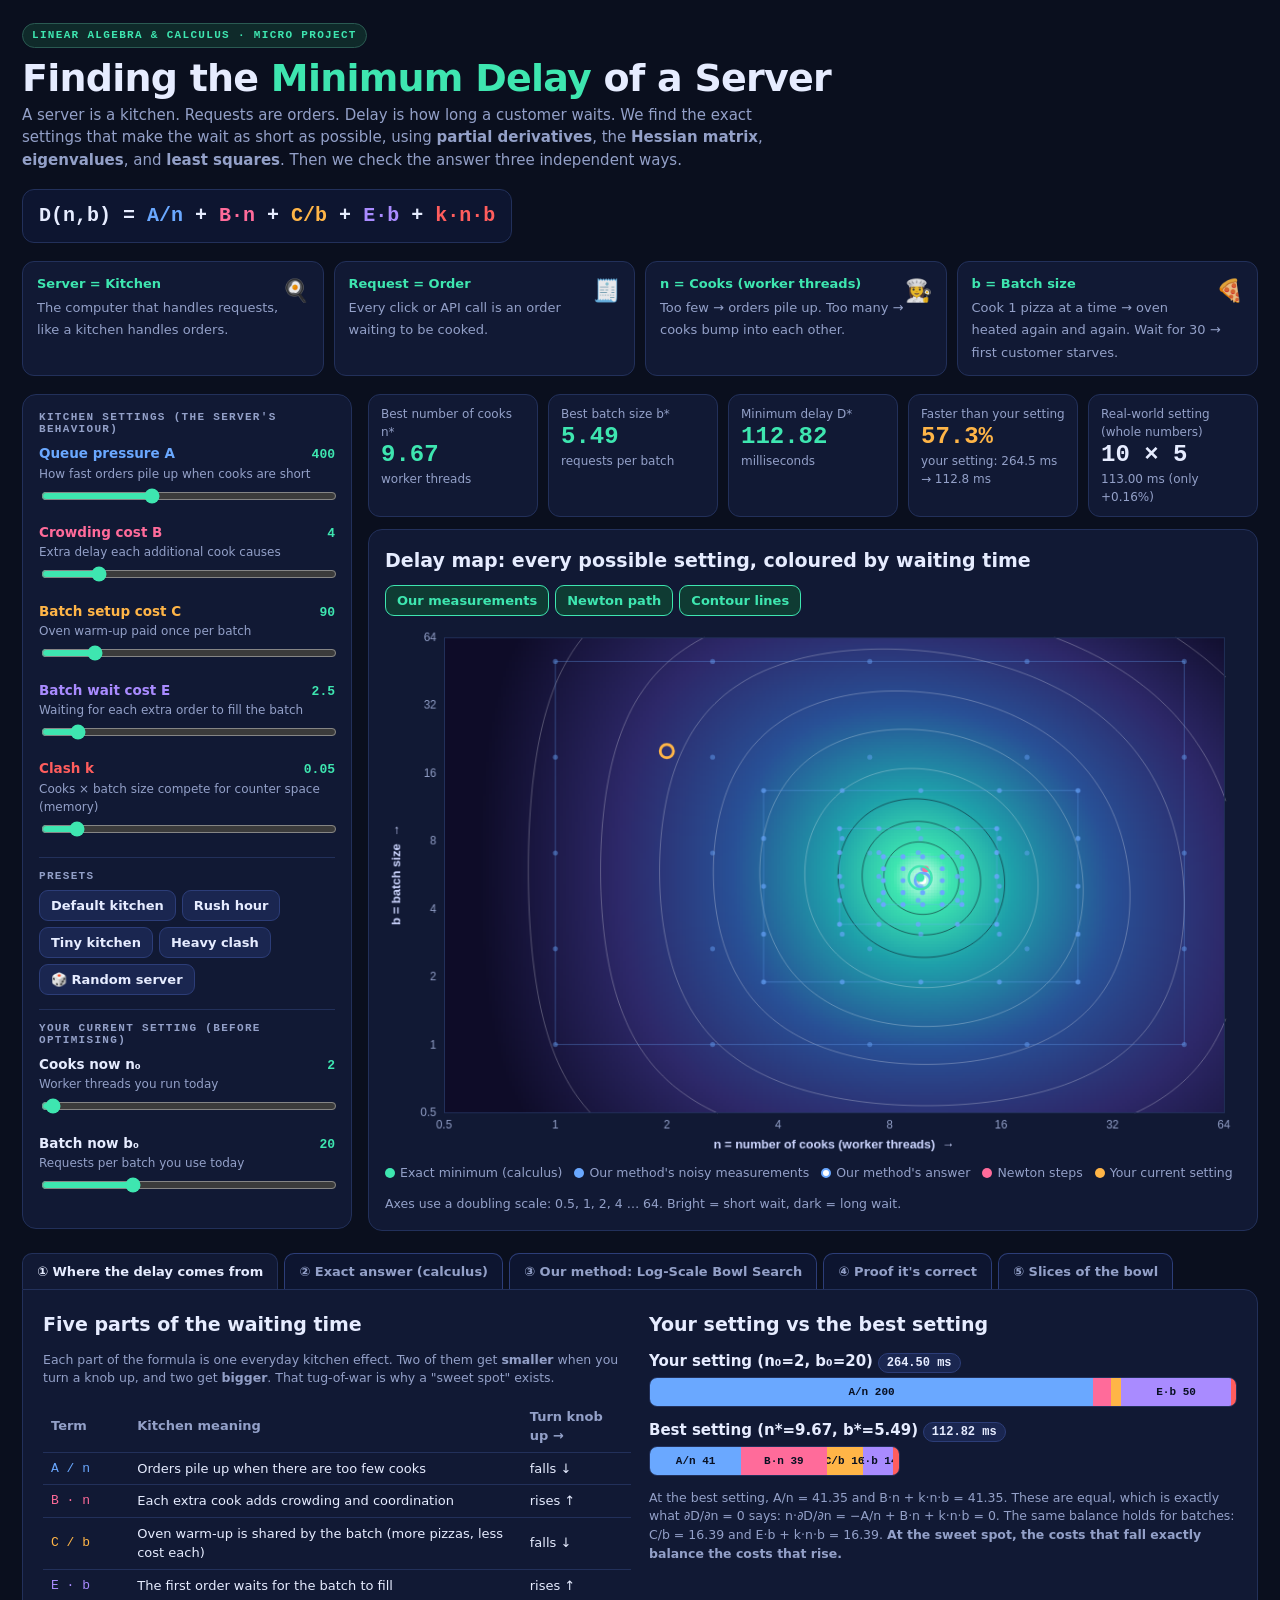
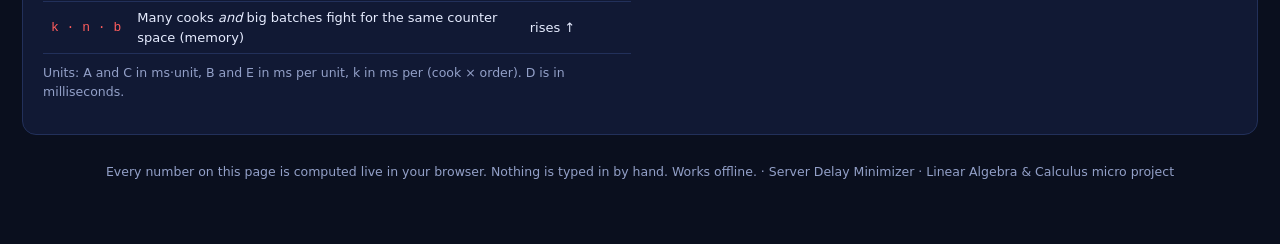
<file: report/explainer/index.html>
<!DOCTYPE html>
<html lang="en">
<head>
<meta charset="UTF-8">
<meta name="viewport" content="width=device-width, initial-scale=1">
<title>Server Delay Minimizer – Log-Scale Bowl Search</title>
<link rel="stylesheet" href="css/style.css">
</head>
<body>
<div class="wrap">

<header>
  <div>
    <span class="tag">Linear Algebra &amp; Calculus · Micro Project</span>
    <h1>Finding the <em>Minimum Delay</em> of a Server</h1>
    <p class="sub">A server is a kitchen. Requests are orders. Delay is how long a customer waits.
      We find the exact settings that make the wait as short as possible, using <b>partial derivatives</b>,
      the <b>Hessian matrix</b>, <b>eigenvalues</b>, and <b>least squares</b>. Then we check the answer three independent ways.</p>
  </div>
  <div class="formula" title="The server delay function">
    D(n,b) = <span class="t-q">A/n</span> + <span class="t-c">B·n</span> + <span class="t-s">C/b</span> + <span class="t-w">E·b</span> + <span class="t-k">k·n·b</span>
  </div>
</header>

<div class="kitchen">
  <div class="kc"><span class="big">🍳</span><b>Server = Kitchen</b><span>The computer that handles requests, like a kitchen handles orders.</span></div>
  <div class="kc"><span class="big">🧾</span><b>Request = Order</b><span>Every click or API call is an order waiting to be cooked.</span></div>
  <div class="kc"><span class="big">👩‍🍳</span><b>n = Cooks (worker threads)</b><span>Too few → orders pile up. Too many → cooks bump into each other.</span></div>
  <div class="kc"><span class="big">🍕</span><b>b = Batch size</b><span>Cook 1 pizza at a time → oven heated again and again. Wait for 30 → first customer starves.</span></div>
</div>

<div class="grid">
  <!-- ============ CONTROLS ============ -->
  <aside class="card" id="controls">
    <div class="sect">Kitchen settings (the server's behaviour)</div>
    <div id="sliders"></div>
    <div class="sect">Presets</div>
    <div class="btns">
      <button data-preset="default">Default kitchen</button>
      <button data-preset="rush">Rush hour</button>
      <button data-preset="tiny">Tiny kitchen</button>
      <button data-preset="clash">Heavy clash</button>
      <button data-preset="random">🎲 Random server</button>
    </div>
    <div class="sect">Your current setting (before optimising)</div>
    <div id="sliders2"></div>
  </aside>

  <!-- ============ RESULTS + MAP ============ -->
  <main>
    <div class="stats">
      <div class="stat good"><div class="k">Best number of cooks n*</div><div class="v" id="sN">–</div><div class="s">worker threads</div></div>
      <div class="stat good"><div class="k">Best batch size b*</div><div class="v" id="sB">–</div><div class="s">requests per batch</div></div>
      <div class="stat good"><div class="k">Minimum delay D*</div><div class="v" id="sD">–</div><div class="s">milliseconds</div></div>
      <div class="stat warm"><div class="k">Faster than your setting</div><div class="v" id="sImp">–</div><div class="s" id="sImpS">–</div></div>
      <div class="stat"><div class="k">Real-world setting (whole numbers)</div><div class="v" id="sInt">–</div><div class="s" id="sIntS">–</div></div>
    </div>

    <div class="card">
      <div class="maphead">
        <h2 style="margin:0">Delay map: every possible setting, coloured by waiting time</h2>
        <div class="btns">
          <button id="tgSamples" class="on">Our measurements</button>
          <button id="tgNewton" class="on">Newton path</button>
          <button id="tgContours" class="on">Contour lines</button>
        </div>
      </div>
      <div class="mapbox">
        <canvas id="map" width="900" height="560"></canvas>
        <div class="tip" id="tip"></div>
      </div>
      <div class="legend">
        <span><span class="dot" style="background:var(--mint)"></span>Exact minimum (calculus)</span>
        <span><span class="dot" style="background:var(--blue)"></span>Our method's noisy measurements</span>
        <span><span class="dot" style="background:#fff;border:2px solid var(--blue)"></span>Our method's answer</span>
        <span><span class="dot" style="background:var(--pink)"></span>Newton steps</span>
        <span><span class="dot" style="background:var(--amber)"></span>Your current setting</span>
        <span>Axes use a doubling scale: 0.5, 1, 2, 4 … 64. Bright = short wait, dark = long wait.</span>
      </div>
    </div>
  </main>
</div>

<!-- ============ TABS ============ -->
<div class="tabs">
  <button class="tab active" data-tab="t1">① Where the delay comes from</button>
  <button class="tab" data-tab="t2">② Exact answer (calculus)</button>
  <button class="tab" data-tab="t3">③ Our method: Log-Scale Bowl Search</button>
  <button class="tab" data-tab="t4">④ Proof it's correct</button>
  <button class="tab" data-tab="t5">⑤ Slices of the bowl</button>
</div>

<section class="pane active" id="t1">
  <div class="two">
    <div>
      <h2>Five parts of the waiting time</h2>
      <p class="small">Each part of the formula is one everyday kitchen effect. Two of them get <b>smaller</b> when you turn a knob up, and two get <b>bigger</b>. That tug-of-war is why a "sweet spot" exists.</p>
      <table>
        <tr><th class="l">Term</th><th class="l">Kitchen meaning</th><th class="l">Turn knob up →</th></tr>
        <tr><td class="t-q">A / n</td><td class="l">Orders pile up when there are too few cooks</td><td class="l">falls ↓</td></tr>
        <tr><td class="t-c">B · n</td><td class="l">Each extra cook adds crowding and coordination</td><td class="l">rises ↑</td></tr>
        <tr><td class="t-s">C / b</td><td class="l">Oven warm-up is shared by the batch (more pizzas, less cost each)</td><td class="l">falls ↓</td></tr>
        <tr><td class="t-w">E · b</td><td class="l">The first order waits for the batch to fill</td><td class="l">rises ↑</td></tr>
        <tr><td class="t-k">k · n · b</td><td class="l">Many cooks <i>and</i> big batches fight for the same counter space (memory)</td><td class="l">rises ↑</td></tr>
      </table>
      <p class="small" style="margin-top:10px">Units: A and C in ms·unit, B and E in ms per unit, k in ms per (cook × order). D is in milliseconds.</p>
    </div>
    <div>
      <h2>Your setting vs the best setting</h2>
      <div id="bars"></div>
      <p class="small" id="barsNote"></p>
    </div>
  </div>
</section>

<section class="pane" id="t2">
  <div class="two">
    <div>
      <div class="step"><div class="n">STEP 1 · PARTIAL DERIVATIVES</div>
        <p>How does the delay change if we nudge one knob and hold the other still?</p>
        <div class="m">∂D/∂n = −A/n² + B + k·b</div>
        <div class="m">∂D/∂b = −C/b² + E + k·n</div>
      </div>
      <div class="step"><div class="n">STEP 2 · SET BOTH TO ZERO</div>
        <p>At the bottom of a bowl the ground is flat in every direction, so the gradient ∇D is zero.</p>
        <div class="m" id="eqs"></div>
      </div>
      <div class="step"><div class="n">STEP 3 · SOLVE</div>
        <p><b>Special case k = 0:</b> the knobs don't interact, and each equation solves on its own:</p>
        <div class="m" id="closed"></div>
        <p id="kNote"></p>
      </div>
    </div>
    <div>
      <div class="step"><div class="n">STEP 3b · NEWTON'S METHOD (calculus + a 2×2 linear system)</div>
        <p>Each step solves <span class="mi">H·Δ = ∇D</span> and moves to <span class="mi">x ← x − Δ</span>. It starts from the k = 0 answer.</p>
        <div class="tblwrap"><table id="newtonTbl"></table></div>
      </div>
      <div class="step"><div class="n">STEP 4 · IS IT REALLY A MINIMUM? (second-derivative test)</div>
        <p>The Hessian matrix holds the second derivatives. If it is <b>positive definite</b>, the point is the bottom of a bowl. That means both eigenvalues are &gt; 0, or equivalently D<sub>nn</sub> &gt; 0 and det H &gt; 0.</p>
        <div id="hessBox"></div>
      </div>
    </div>
  </div>
</section>

<section class="pane" id="t3">
  <div class="insight">
    <b>The key idea of our method: measure the knobs in "doublings", not in steps of one.</b><br>
    Going from 1 to 2 cooks is a huge change, and going from 40 to 41 is almost nothing. So we work with <span class="mi">u = ln n</span> and <span class="mi">v = ln b</span>.
    On that scale each trade-off becomes a <b>perfectly symmetric bowl</b>:
    <div class="m" style="background:#0b1328">A/n + B·n = 2√(AB) · cosh(u − u*),   where u* = ln √(A/B)</div>
    A cosh curve is very close to a parabola, so a <b>quadratic surface fits it almost perfectly</b>. On the ordinary scale the same bowl is badly lopsided (a steep wall on the left, a gentle slope on the right), and quadratic fits miss.
    The ④ Proof tab tests this claim on hundreds of random servers.
  </div>

  <div class="flow">
    <div class="fb"><b>① Measure</b><span>Run the server at a grid of 5×5 settings. Every reading has random noise, like a real stopwatch.</span></div>
    <div class="fb"><b>② Fit</b><span>Least squares: solve the normal equations XᵀX·c = Xᵀy (6 unknowns) to get a quadratic bowl.</span></div>
    <div class="fb"><b>③ Solve</b><span>Set the bowl's gradient to 0. This gives a 2×2 linear system H·x = −g.</span></div>
    <div class="fb"><b>④ Verify</b><span>Eigenvalues of the fitted H &gt; 0? Then it's a real bowl (a positive-definite quadratic form).</span></div>
    <div class="fb"><b>⑤ Zoom</b><span>Halve the window around the bottom and repeat. Stop when the bowl is flatter than the noise.</span></div>
  </div>

  <div class="two">
    <div>
      <div class="sect">Experiment settings</div>
      <div id="sliders3"></div>
      <div class="ctl"><div class="row"><label>Knob scale</label></div>
        <div class="btns"><button id="scLog" class="on">Log scale (our method)</button><button id="scLin">Ordinary scale</button></div>
      </div>
      <div class="btns" style="margin-top:6px">
        <button class="primary" id="reMeasure">🎲 New measurements</button>
        <span class="pill" id="seedPill">seed 7</span>
      </div>
      <p class="small">The method <b>never sees the formula's answer</b>. It only gets noisy delay readings, exactly as you would get from timing a real server. Every run uses a seeded random generator, so anyone can reproduce it.</p>
    </div>
    <div>
      <div class="sect">Result</div>
      <div id="oursResult"></div>
    </div>
  </div>

  <h3>Round by round</h3>
  <div class="tblwrap"><table id="roundsTbl"></table></div>
  <h3>Inside the last trusted fit</h3>
  <div id="lsBox" class="small"></div>
</section>

<section class="pane" id="t4">
  <h2>Three independent methods. Do they agree?</h2>
  <div class="tblwrap"><table id="proofTbl"></table></div>
  <p id="proofNote" class="small"></p>

  <div class="two" style="margin-top:14px">
    <div class="card" style="background:var(--panel2)">
      <h3 style="margin-top:0">Automatic self-test</h3>
      <p class="small">Generates random servers with all five parameters drawn at random, and checks for each one that Newton converged, that the Hessian is positive definite, and that brute-force search finds no lower point.</p>
      <button class="primary" id="runSelf">Run on 200 random servers</button>
      <div id="selfOut" style="margin-top:10px"></div>
    </div>
    <div class="card" style="background:var(--panel2)">
      <h3 style="margin-top:0">Why the log scale? The evidence.</h3>
      <p class="small">Runs our full Measure→Fit→Solve→Verify loop on 300 random servers twice: once on the ordinary scale and once on the log scale. "Success" means the final setting's delay is within 1% of the true minimum.</p>
      <button class="primary" id="runScale">Run experiment</button>
      <div id="scaleOut" style="margin-top:10px"></div>
    </div>
  </div>
</section>

<section class="pane" id="t5">
  <p class="small">Cut the 3-D bowl along one knob while holding the other at its best value. At the minimum the tangent line is flat (slope = 0), which is exactly the first-derivative test.</p>
  <div class="two">
    <div><h3>Delay vs cooks n (batch fixed at b*)</h3><canvas id="sliceN" width="560" height="300"></canvas><p class="small" id="sliceNNote"></p></div>
    <div><h3>Delay vs batch size b (cooks fixed at n*)</h3><canvas id="sliceB" width="560" height="300"></canvas><p class="small" id="sliceBNote"></p></div>
  </div>
</section>

<footer>Every number on this page is computed live in your browser. Nothing is typed in by hand. Works offline. · Server Delay Minimizer · Linear Algebra &amp; Calculus micro project</footer>
</div>

<script src="js/engine.js"></script>
<script src="js/app.js"></script>
</body>
</html>
</file>
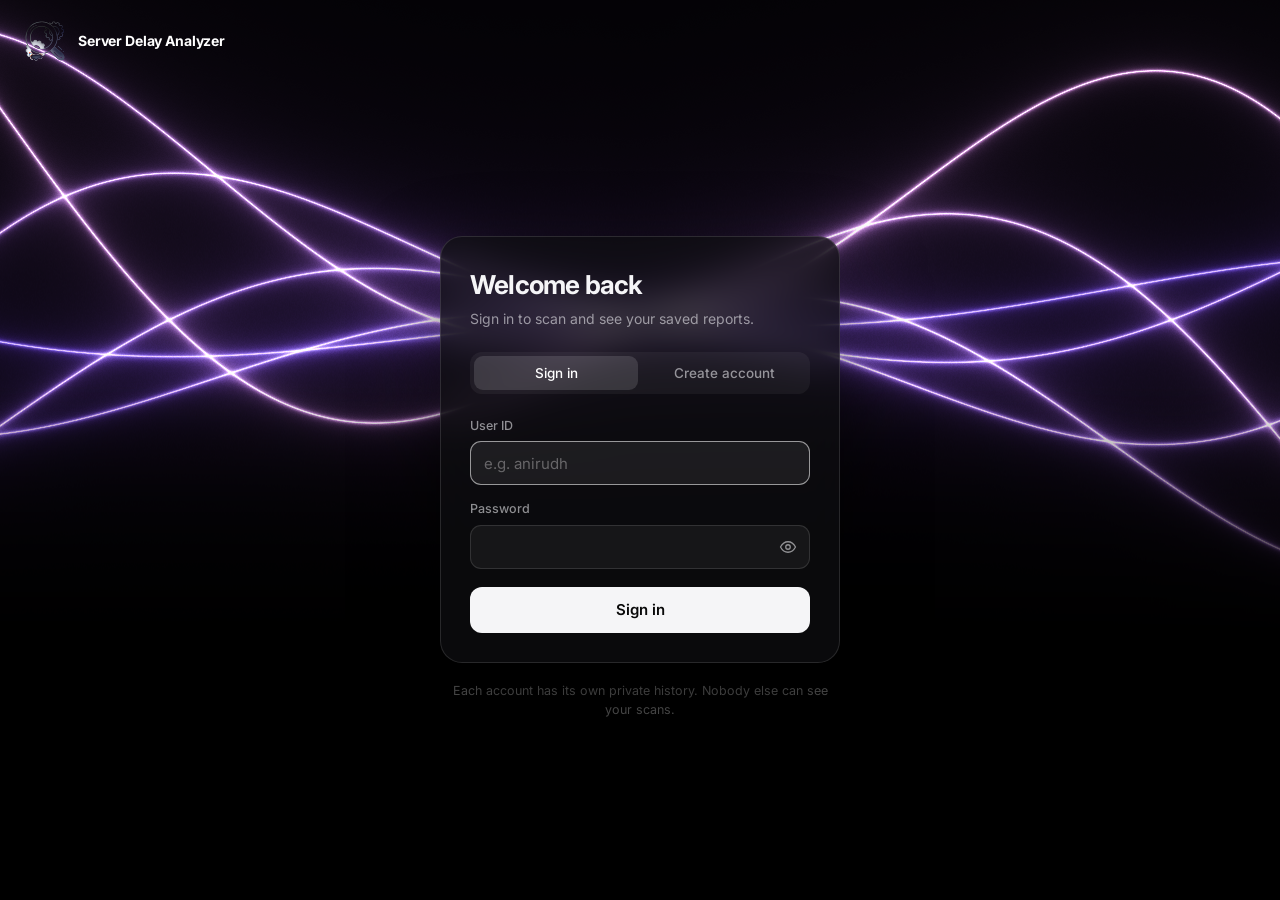
<file: web/login.html>
<!DOCTYPE html>
<html lang="en">
<head>
<meta charset="UTF-8">
<meta name="viewport" content="width=device-width, initial-scale=1">
<meta name="color-scheme" content="dark">
<title>Sign in · Server Delay Analyzer</title>
<link rel="icon" type="image/png" href="img/logo.png">
<link rel="preconnect" href="https://fonts.googleapis.com">
<link rel="preconnect" href="https://fonts.gstatic.com" crossorigin>
<link rel="stylesheet" href="https://fonts.googleapis.com/css2?family=Inter:wght@400;500;600;700&display=swap">
<link rel="stylesheet" href="css/login.css">
</head>
<body>

<div class="lg-threads" aria-hidden="true"><div id="bgThreads"></div></div>

<a class="lg-brand" href="/login"><span class="lg-mark" id="logoMetal"></span><span>Server Delay Analyzer</span></a>

<main class="lg-wrap">
  <section class="lg-card" aria-labelledby="lgTitle">
    <h1 id="lgTitle">Welcome back</h1>
    <p class="lg-sub" id="lgSub">Sign in to scan and see your saved reports.</p>

    <div class="lg-seg" role="tablist" aria-label="Sign in or create an account">
      <button type="button" role="tab" class="on" data-tab="login" aria-selected="true">Sign in</button>
      <button type="button" role="tab" data-tab="signup" aria-selected="false">Create account</button>
    </div>

    <form id="lgForm" novalidate>
      <label class="lg-field">
        <span>User ID</span>
        <input id="lgUser" name="username" type="text" autocomplete="username" autocapitalize="off" spellcheck="false"
               required minlength="3" maxlength="32" placeholder="e.g. anirudh">
      </label>
      <label class="lg-field">
        <span>Password</span>
        <span class="lg-pw">
          <input id="lgPass" name="password" type="password" autocomplete="current-password" required minlength="8" maxlength="200">
          <button type="button" class="lg-eye" id="lgEye" aria-label="Show password" aria-pressed="false">
            <svg viewBox="0 0 24 24" aria-hidden="true"><path d="M2 12s3.6-7 10-7 10 7 10 7-3.6 7-10 7S2 12 2 12Z"/><circle cx="12" cy="12" r="3"/></svg>
          </button>
        </span>
      </label>
      <label class="lg-field" id="lgConfirmRow" hidden>
        <span>Confirm password</span>
        <input id="lgPass2" type="password" autocomplete="new-password" maxlength="200">
      </label>
      <p class="lg-hint" id="lgHint" hidden>User ID: 3 to 32 letters, numbers, dots, dashes or underscores. Password: at least 8 characters.</p>
      <p class="lg-error" id="lgError" role="alert" hidden></p>
      <button type="submit" class="lg-submit" id="lgSubmit">Sign in</button>
    </form>
  </section>
  <p class="lg-foot">Each account has its own private history. Nobody else can see your scans.</p>
</main>

<script src="js/webthreads.js"></script>
<script src="js/metallicpaint.js"></script>
<script>
(function () {
  'use strict';
  const $ = (id) => document.getElementById(id);
  let tab = 'login', busy = false;

  try { if (window.WebThreads) window.WebThreads($('bgThreads'), { colors: ['#5227FF', '#FF9FFC'], coreColor: '#FFFFFF', threadCount: 6, spread: 0.18 }); }
  catch (e) { /* no WebGL2: plain black */ }
  try {
    if (window.MetallicPaint && window.WebGL2RenderingContext) window.MetallicPaint($('logoMetal'), { imageSrc: 'img/logo.png', dpr: 4, scale: 0.92 });
    else throw 0;
  } catch (e) { $('logoMetal').innerHTML = '<img src="img/logo.png" alt="">'; }

  function setTab(t) {
    tab = t;
    document.querySelectorAll('.lg-seg button').forEach((b) => {
      const on = b.dataset.tab === t; b.classList.toggle('on', on); b.setAttribute('aria-selected', on);
    });
    const up = t === 'signup';
    $('lgTitle').textContent = up ? 'Create your account' : 'Welcome back';
    $('lgSub').textContent = up ? 'Pick a user ID and a password. Your reports will be saved to it.' : 'Sign in to scan and see your saved reports.';
    $('lgSubmit').textContent = up ? 'Create account' : 'Sign in';
    $('lgConfirmRow').hidden = !up; $('lgHint').hidden = !up;
    $('lgPass').autocomplete = up ? 'new-password' : 'current-password';
    showError('');
  }
  function showError(m) { $('lgError').textContent = m || ''; $('lgError').hidden = !m; }
  document.querySelectorAll('.lg-seg button').forEach((b) => b.addEventListener('click', () => setTab(b.dataset.tab)));
  if (location.hash === '#signup') setTab('signup');

  $('lgEye').addEventListener('click', () => {
    const show = $('lgPass').type === 'password';
    $('lgPass').type = $('lgPass2').type = show ? 'text' : 'password';
    $('lgEye').setAttribute('aria-pressed', show); $('lgEye').setAttribute('aria-label', show ? 'Hide password' : 'Show password');
  });

  $('lgForm').addEventListener('submit', async (e) => {
    e.preventDefault();
    if (busy) return;
    const username = $('lgUser').value.trim(), password = $('lgPass').value;
    if (!username) return showError('Type your user ID.'), $('lgUser').focus();
    if (!password) return showError('Type your password.'), $('lgPass').focus();
    if (tab === 'signup') {
      if (!/^[A-Za-z0-9_.-]{3,32}$/.test(username)) return showError('User ID: 3 to 32 letters, numbers, dots, dashes or underscores.');
      if (password.length < 8) return showError('Password: at least 8 characters.');
      if (password !== $('lgPass2').value) return showError('The two passwords are different.');
    }
    busy = true; $('lgSubmit').disabled = true; showError('');
    const label = $('lgSubmit').textContent;
    $('lgSubmit').textContent = tab === 'signup' ? 'Creating account…' : 'Signing in…';
    try {
      const r = await fetch('/api/auth/' + tab, { method: 'POST', headers: { 'Content-Type': 'application/json' },
                                                  body: JSON.stringify({ username, password }) });
      let j = {};
      try { j = await r.json(); } catch (x) { /* not JSON */ }
      if (!r.ok) throw new Error(j.error || 'Something went wrong (HTTP ' + r.status + ').');
      location.replace('/');
    } catch (err) {
      showError(err.message === 'Failed to fetch' ? 'Cannot reach the analyzer. Check your connection and try again.' : err.message);
      busy = false; $('lgSubmit').disabled = false; $('lgSubmit').textContent = label;
    }
  });
  $('lgUser').focus();
})();
</script>
</body>
</html>
</file>
<file: report/explainer/css/style.css>
:root{
  --bg:#0a0f1e; --panel:#111934; --panel2:#0d1530; --line:#22305a; --text:#e6ecff; --muted:#93a0c8;
  --mint:#3ee6b0; --amber:#ffb547; --pink:#ff6b9a; --blue:#6aa8ff; --violet:#a98bff; --red:#ff5d5d;
  --mono: ui-monospace, "Cascadia Code", Consolas, "SF Mono", Menlo, monospace;
  --sans: "Segoe UI", system-ui, -apple-system, Roboto, "Helvetica Neue", Arial, sans-serif;
}
*{box-sizing:border-box}
html,body{margin:0;background:var(--bg);color:var(--text);font-family:var(--sans);font-size:15px;line-height:1.5}
a{color:var(--mint)}
.wrap{max-width:1280px;margin:0 auto;padding:22px 22px 60px}
header{display:flex;flex-wrap:wrap;gap:18px;align-items:flex-end;justify-content:space-between;margin-bottom:18px}
.tag{display:inline-block;font:600 11px/1 var(--mono);letter-spacing:.12em;text-transform:uppercase;color:var(--mint);
  border:1px solid #2a5a52;background:#0f2a2a;padding:6px 9px;border-radius:999px}
h1{margin:10px 0 4px;font-size:clamp(24px,3.2vw,38px);letter-spacing:-.02em;line-height:1.1}
h1 em{font-style:normal;color:var(--mint)}
.sub{color:var(--muted);max-width:760px;margin:0}
h2{font-size:19px;margin:0 0 10px}
h3{font-size:15px;margin:16px 0 6px;color:#cdd6ff}
.formula{font:600 clamp(15px,1.8vw,20px)/1.4 var(--mono);background:var(--panel2);border:1px solid var(--line);
  border-radius:12px;padding:12px 16px;display:inline-block}
.t-q{color:var(--blue)} .t-c{color:var(--pink)} .t-s{color:var(--amber)} .t-w{color:var(--violet)} .t-k{color:var(--red)}

.kitchen{display:grid;grid-template-columns:repeat(4,1fr);gap:10px;margin:14px 0 18px}
.kc{background:var(--panel);border:1px solid var(--line);border-radius:12px;padding:12px 14px}
.kc b{display:block;font-size:13px;color:var(--mint);margin-bottom:2px}
.kc span{color:var(--muted);font-size:13px}
.kc .big{font-size:22px;float:right;opacity:.9}

.grid{display:grid;grid-template-columns:330px 1fr;gap:16px;align-items:start}
.card{background:var(--panel);border:1px solid var(--line);border-radius:14px;padding:16px}
.ctl{margin:0 0 12px}
.ctl .row{display:flex;justify-content:space-between;align-items:baseline;gap:8px}
.ctl label{font-weight:600;font-size:13.5px}
.ctl .val{font:600 13px var(--mono);color:var(--mint)}
.ctl .hint{font-size:12px;color:var(--muted);margin:1px 0 3px}
input[type=range]{width:100%;accent-color:var(--mint)}
.sect{font:700 11px var(--mono);letter-spacing:.12em;text-transform:uppercase;color:var(--muted);margin:14px 0 8px;border-top:1px solid var(--line);padding-top:12px}
.sect:first-child{border-top:0;padding-top:0;margin-top:0}
.btns{display:flex;flex-wrap:wrap;gap:6px}
button{font:600 13px var(--sans);color:var(--text);background:#1a2650;border:1px solid #2c3d78;border-radius:9px;padding:7px 11px;cursor:pointer}
button:hover{background:#22306a}
button.primary{background:var(--mint);color:#06281f;border-color:var(--mint)}
button.primary:hover{filter:brightness(1.08)}
button.on{background:#0f3b33;border-color:var(--mint);color:var(--mint)}

.stats{display:grid;grid-template-columns:repeat(5,1fr);gap:10px;margin-bottom:12px}
.stat{background:var(--panel);border:1px solid var(--line);border-radius:12px;padding:10px 12px}
.stat .k{font-size:12px;color:var(--muted)}
.stat .v{font:700 24px/1.2 var(--mono);color:var(--text)}
.stat .s{font-size:12px;color:var(--muted)}
.stat.good .v{color:var(--mint)} .stat.warm .v{color:var(--amber)}

.mapbox{position:relative}
canvas{display:block;max-width:100%}
#map{width:100%;border-radius:10px;cursor:crosshair}
.legend{display:flex;flex-wrap:wrap;gap:12px;font-size:12.5px;color:var(--muted);margin-top:8px;align-items:center}
.dot{display:inline-block;width:10px;height:10px;border-radius:50%;margin-right:5px;vertical-align:-1px}
.tip{position:absolute;pointer-events:none;background:#050914ee;border:1px solid var(--line);border-radius:8px;
  padding:6px 9px;font:12.5px var(--mono);display:none;white-space:nowrap;z-index:3}
.maphead{display:flex;justify-content:space-between;align-items:center;gap:10px;flex-wrap:wrap;margin-bottom:8px}

.tabs{display:flex;flex-wrap:wrap;gap:6px;margin:22px 0 0}
.tab{border-radius:10px 10px 0 0;border-bottom:0;padding:10px 14px;background:var(--panel2);color:var(--muted)}
.tab.active{background:var(--panel);color:var(--text);border-color:var(--line)}
.pane{display:none;background:var(--panel);border:1px solid var(--line);border-radius:0 14px 14px 14px;padding:20px}
.pane.active{display:block}
.two{display:grid;grid-template-columns:1fr 1fr;gap:18px}
.step{border-left:3px solid var(--mint);padding:4px 0 4px 14px;margin:0 0 16px}
.step .n{font:700 12px var(--mono);color:var(--mint);letter-spacing:.08em}
.m{font-family:var(--mono);background:var(--panel2);border:1px solid var(--line);border-radius:8px;padding:8px 12px;margin:6px 0;overflow-x:auto;white-space:nowrap}
.mi{font-family:var(--mono);color:#d8e0ff}
table{border-collapse:collapse;width:100%;font-size:13px}
th,td{padding:6px 8px;border-bottom:1px solid var(--line);text-align:right;font-family:var(--mono)}
th{color:var(--muted);font-weight:600;font-family:var(--sans);text-align:right}
th:first-child,td:first-child{text-align:left;white-space:nowrap}
td.l,th.l{text-align:left;font-family:var(--sans)}
.tblwrap{overflow-x:auto}
.ok{color:var(--mint);font-weight:700} .bad{color:var(--red);font-weight:700} .warn{color:var(--amber);font-weight:700}
.verdict{display:inline-block;padding:6px 12px;border-radius:999px;font-weight:700;font-size:13px}
.verdict.ok{background:#0f3b33;border:1px solid var(--mint)}
.verdict.bad{background:#3b0f17;border:1px solid var(--red)}
.flow{display:grid;grid-template-columns:repeat(5,1fr);gap:8px;margin:6px 0 16px}
.fb{background:var(--panel2);border:1px solid var(--line);border-radius:12px;padding:10px 12px;position:relative}
.fb b{display:block;color:var(--mint);font-size:13px}
.fb span{font-size:12.5px;color:var(--muted)}
.fb:not(:last-child)::after{content:"→";position:absolute;right:-12px;top:50%;transform:translateY(-50%);color:var(--mint);font-weight:700;z-index:2}
.insight{background:linear-gradient(135deg,#10273a,#141a3c);border:1px solid #2a4f6e;border-radius:14px;padding:14px 16px;margin:0 0 16px}
.insight b{color:var(--mint)}
.bar{display:flex;height:30px;border-radius:8px;overflow:hidden;margin:4px 0 2px;border:1px solid var(--line)}
.bar div{height:100%;display:flex;align-items:center;justify-content:center;font:600 11px var(--mono);color:#081022;overflow:hidden;white-space:nowrap}
.small{font-size:12.5px;color:var(--muted)}
.pill{display:inline-block;font:600 12px var(--mono);padding:2px 8px;border-radius:999px;background:#1a2650;border:1px solid #2c3d78}
.matrix{display:inline-grid;gap:2px 14px;padding:4px 10px;border-left:2px solid var(--muted);border-right:2px solid var(--muted);border-radius:6px;font-family:var(--mono);vertical-align:middle}
footer{margin-top:28px;color:var(--muted);font-size:12.5px;text-align:center}
@media (max-width:980px){
  .grid,.two{grid-template-columns:1fr}
  .stats{grid-template-columns:repeat(2,1fr)}
  .kitchen{grid-template-columns:repeat(2,1fr)}
  .flow{grid-template-columns:1fr 1fr}
  .fb::after{display:none}
}
</file>
<file: web/css/login.css>
/* Sign-in page: same monochrome glass look as the analyzer */
:root {
  --ink: #f5f5f7;
  --grey: rgba(245, 245, 247, .56);
  --grey-2: rgba(245, 245, 247, .34);
  --edge: rgba(255, 255, 255, .12);
  --font: "Inter", "Segoe UI", system-ui, -apple-system, sans-serif;
  color-scheme: dark;
}
* { box-sizing: border-box; }
[hidden] { display: none !important; }
html { background: #000; }
body { margin: 0; min-height: 100vh; background: #000; color: var(--ink); font: 15px/1.55 var(--font);
  -webkit-font-smoothing: antialiased; overflow-x: hidden; }

/* background threads (React Bits WebThreads) */
.lg-threads { position: fixed; inset: 0 0 auto 0; height: 640px; z-index: 0; pointer-events: none;
  -webkit-mask-image: linear-gradient(#000 60%, transparent); mask-image: linear-gradient(#000 60%, transparent); }
#bgThreads { position: relative; width: 100%; height: 100%; }
.web-threads-container { position: relative; width: 100%; height: 100%; overflow: hidden; }
.web-threads-canvas { position: absolute; inset: 0; display: block; width: 100%; height: 100%; }
.metallic-paint { position: relative; width: 100%; height: 100%; }
.metallic-paint-canvas { display: block; width: 100%; height: 100%; }

/* logo + name, top-left, like the analyzer */
.lg-brand { position: absolute; top: 18px; left: 22px; z-index: 2; display: flex; align-items: center; gap: 10px;
  color: #fff; text-decoration: none; font-weight: 700; font-size: 14px; letter-spacing: -.01em; }
.lg-mark { display: block; width: 46px; height: 46px; flex: none; }
.lg-mark img { width: 100%; height: 100%; object-fit: contain; }

.lg-wrap { position: relative; z-index: 1; min-height: 100vh; display: flex; flex-direction: column; align-items: center;
  justify-content: center; padding: 96px 16px 40px; }

.lg-card { width: min(400px, 100%); padding: 34px 30px 30px; border-radius: 22px;
  background: rgba(14, 14, 16, .78); box-shadow: inset 0 0 0 1px var(--edge), 0 30px 80px rgba(0, 0, 0, .55);
  backdrop-filter: blur(18px); -webkit-backdrop-filter: blur(18px); }
.lg-card h1 { margin: 0; font-size: 26px; line-height: 1.15; letter-spacing: -.03em; font-weight: 700; }
.lg-sub { margin: 8px 0 22px; color: var(--grey); font-size: 14px; }

.lg-seg { display: grid; grid-template-columns: 1fr 1fr; gap: 4px; padding: 4px; margin-bottom: 22px; border-radius: 12px;
  background: rgba(255, 255, 255, .05); }
.lg-seg button { border: 0; border-radius: 9px; padding: 9px 10px; background: transparent; color: var(--grey);
  font: 500 13.5px var(--font); cursor: pointer; transition: background .2s, color .2s; }
.lg-seg button:hover { color: var(--ink); }
.lg-seg button.on { background: rgba(255, 255, 255, .13); color: #fff; }

.lg-field { display: block; margin-bottom: 14px; }
.lg-field > span:first-child { display: block; margin-bottom: 6px; font-size: 12.5px; font-weight: 500; color: var(--grey); }
.lg-field input { width: 100%; height: 44px; padding: 0 14px; border-radius: 11px; border: 0; outline: 0;
  background: rgba(255, 255, 255, .05); box-shadow: inset 0 0 0 1px var(--edge); color: var(--ink);
  font: 15px var(--font); transition: box-shadow .2s, background .2s; }
.lg-field input::placeholder { color: var(--grey-2); }
.lg-field input:focus { background: rgba(255, 255, 255, .07); box-shadow: inset 0 0 0 1px rgba(255, 255, 255, .55); }
.lg-pw { position: relative; display: block; }
.lg-pw input { padding-right: 46px; }
.lg-eye { position: absolute; right: 6px; top: 6px; width: 32px; height: 32px; display: grid; place-items: center; border: 0;
  border-radius: 8px; background: transparent; color: var(--grey); cursor: pointer; }
.lg-eye:hover, .lg-eye[aria-pressed="true"] { color: #fff; background: rgba(255, 255, 255, .07); }
.lg-eye svg { width: 18px; height: 18px; fill: none; stroke: currentColor; stroke-width: 1.7; stroke-linecap: round; stroke-linejoin: round; }

.lg-hint { margin: -4px 0 14px; font-size: 12.5px; color: var(--grey-2); }
.lg-error { margin: 0 0 14px; padding: 10px 12px; border-radius: 10px; font-size: 13.5px; color: #fff;
  background: rgba(255, 255, 255, .06); box-shadow: inset 2px 0 0 #fff; }

.lg-submit { width: 100%; height: 46px; margin-top: 4px; border: 0; border-radius: 12px; background: #f5f5f7; color: #0a0a0a;
  font: 600 15px var(--font); cursor: pointer; transition: background .2s, transform .1s, opacity .2s; }
.lg-submit:hover { background: #fff; }
.lg-submit:active { transform: scale(.985); }
.lg-submit:disabled { opacity: .6; cursor: default; }
.lg-submit:focus-visible, .lg-seg button:focus-visible, .lg-eye:focus-visible { outline: 2px solid #fff; outline-offset: 2px; }

.lg-foot { margin: 18px 0 0; max-width: 400px; text-align: center; font-size: 12.5px; color: var(--grey-2); }

@media (max-width: 640px) {
  .lg-brand { top: 14px; left: 14px; font-size: 13px; }
  .lg-mark { width: 38px; height: 38px; }
  .lg-card { padding: 28px 20px 22px; border-radius: 18px; }
}
</file>
